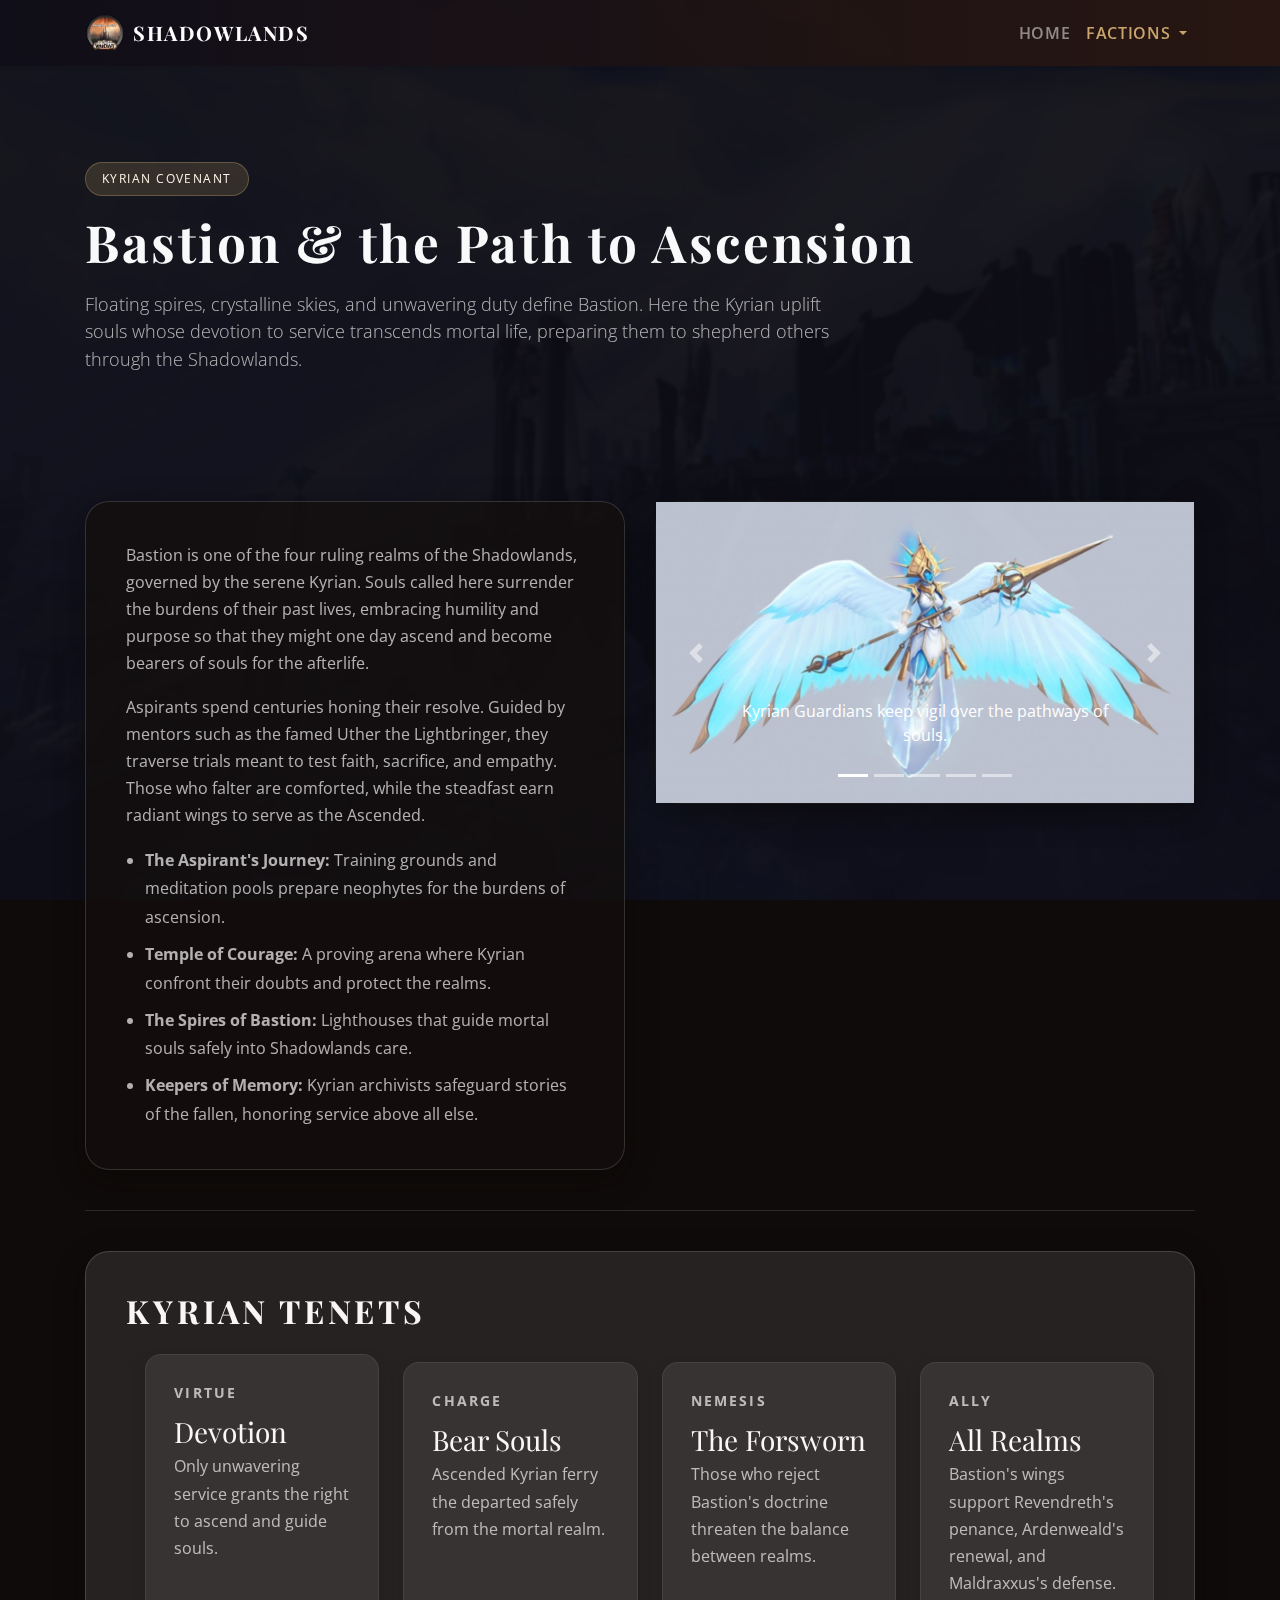
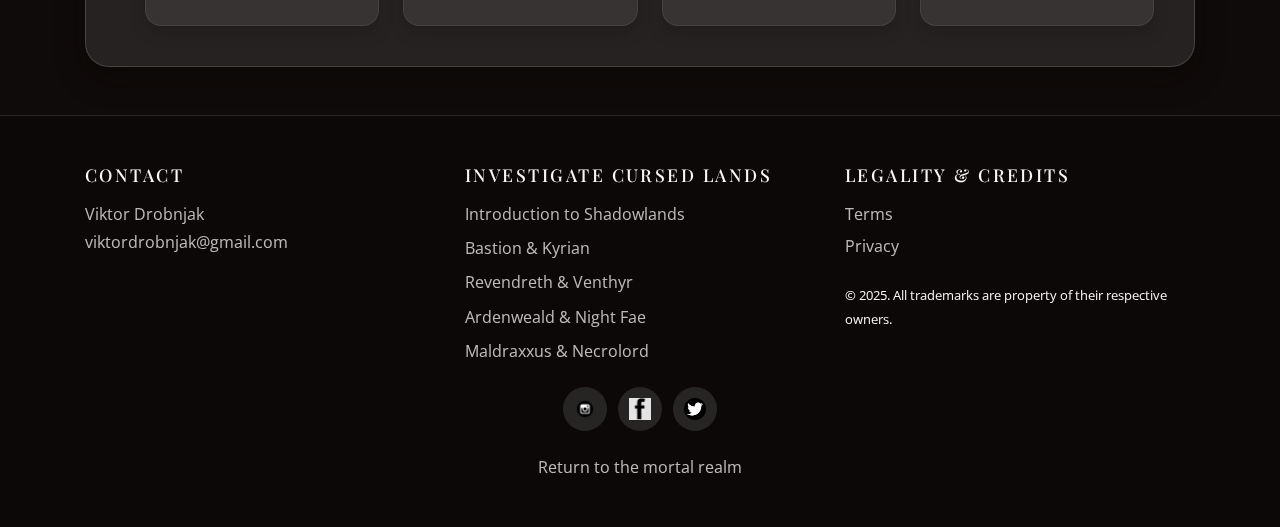
<file: Shadowlands lore/bastion.html>
<!doctype html>
<html lang="en">
  <head>
    <meta charset="utf-8">
    <meta name="viewport" content="width=device-width, initial-scale=1">
    <meta name="description" content="Meet the Kyrian of Bastion, stewards who guide worthy souls toward ascension within the Shadowlands.">
    <title>Shadowlands Lore | Bastion &amp; Kyrian</title>
    <meta property="og:type" content="article">
    <meta property="og:site_name" content="Shadowlands Lore">
    <meta property="og:title" content="Bastion &amp; Kyrian">
    <meta property="og:description" content="Meet the Kyrian of Bastion, stewards who guide worthy souls toward ascension within the Shadowlands.">
    <meta property="og:url" content="https://shadowlands-lore.netlify.app/bastion.html">
    <meta property="og:image" content="https://shadowlands-lore.netlify.app/img/bastion.jpg">
    <meta property="og:image:alt" content="Floating spires and radiant skies over Bastion.">
    <meta property="og:locale" content="en_US">
    <link rel="preconnect" href="https://fonts.googleapis.com">
    <link rel="preconnect" href="https://fonts.gstatic.com" crossorigin>
    <link href="https://fonts.googleapis.com/css2?family=Open+Sans:wght@400;600;700&family=Playfair+Display:wght@600;700&display=swap" rel="stylesheet">
    <link rel="icon" type="image/png" href="img/logo.png">
    <link rel="stylesheet" href="https://cdn.jsdelivr.net/npm/bootstrap@4.6.2/dist/css/bootstrap.min.css">
    <link rel="stylesheet" href="css/main.css">
  </head>
  <body class="page page--bastion">
    <header class="site-header">
      <nav class="navbar navbar-expand-lg navbar-dark shadow-sm">
        <div class="container">
          <a class="navbar-brand d-flex align-items-center" href="index.html">
            <img src="img/logo.png" alt="Shadowlands crest" class="navbar-logo rounded-circle mr-2">
            <span>Shadowlands</span>
          </a>
          <button class="navbar-toggler" type="button" data-toggle="collapse" data-target="#primaryNav" aria-controls="primaryNav" aria-expanded="false" aria-label="Toggle navigation">
            <span class="navbar-toggler-icon"></span>
          </button>
          <div class="collapse navbar-collapse" id="primaryNav">
            <ul class="navbar-nav ml-auto">
              <li class="nav-item">
                <a class="nav-link" href="index.html">Home</a>
              </li>
              <li class="nav-item dropdown">
                <a class="nav-link dropdown-toggle active" href="#" id="dropdownFactions" role="button" data-toggle="dropdown" aria-haspopup="true" aria-expanded="false">
                  Factions
                </a>
                <div class="dropdown-menu dropdown-menu-right" aria-labelledby="dropdownFactions">
                  <a class="dropdown-item active" href="bastion.html" aria-current="page">Bastion &amp; Kyrian</a>
                  <a class="dropdown-item" href="revendreth.html">Revendreth &amp; Venthyr</a>
                  <a class="dropdown-item" href="ardenweald.html">Ardenweald &amp; Night Fae</a>
                  <a class="dropdown-item" href="maldraxxus.html">Maldraxxus &amp; Necrolord</a>
                </div>
              </li>
            </ul>
          </div>
        </div>
      </nav>
    </header>

    <main>
      <section class="hero text-light">
        <div class="container">
          <span class="badge-faction mb-3">Kyrian Covenant</span>
          <h1>Bastion &amp; the Path to Ascension</h1>
          <p class="lead mt-3">
            Floating spires, crystalline skies, and unwavering duty define Bastion. Here the Kyrian
            uplift souls whose devotion to service transcends mortal life, preparing them to shepherd
            others through the Shadowlands.
          </p>
        </div>
      </section>

      <section class="py-5">
        <div class="container">
          <div class="row align-items-start">
            <div class="col-lg-6 mb-4 mb-lg-0">
              <article class="content-card">
                <p class="body-copy">
                  Bastion is one of the four ruling realms of the Shadowlands, governed by the serene
                  Kyrian. Souls called here surrender the burdens of their past lives, embracing
                  humility and purpose so that they might one day ascend and become bearers of souls
                  for the afterlife.
                </p>
                <p class="body-copy">
                  Aspirants spend centuries honing their resolve. Guided by mentors such as the famed
                  Uther the Lightbringer, they traverse trials meant to test faith, sacrifice, and
                  empathy. Those who falter are comforted, while the steadfast earn radiant wings to
                  serve as the Ascended.
                </p>
                <ul class="body-copy mb-0">
                  <li><strong>The Aspirant's Journey:</strong> Training grounds and meditation pools prepare neophytes for the burdens of ascension.</li>
                  <li><strong>Temple of Courage:</strong> A proving arena where Kyrian confront their doubts and protect the realms.</li>
                  <li><strong>The Spires of Bastion:</strong> Lighthouses that guide mortal souls safely into Shadowlands care.</li>
                  <li><strong>Keepers of Memory:</strong> Kyrian archivists safeguard stories of the fallen, honoring service above all else.</li>
                </ul>
              </article>
            </div>
            <div class="col-lg-6">
              <div class="backdrop-card p-0">
                <div id="bastionGallery" class="carousel slide" data-ride="carousel">
                  <ol class="carousel-indicators">
                    <li data-target="#bastionGallery" data-slide-to="0" class="active"></li>
                    <li data-target="#bastionGallery" data-slide-to="1"></li>
                    <li data-target="#bastionGallery" data-slide-to="2"></li>
                    <li data-target="#bastionGallery" data-slide-to="3"></li>
                    <li data-target="#bastionGallery" data-slide-to="4"></li>
                  </ol>
                  <div class="carousel-inner">
                    <div class="carousel-item active">
                      <img src="img/angel.jpg" class="d-block w-100" alt="Kyrian guardian angel watching over Bastion">
                      <div class="carousel-caption d-none d-md-block">
                        <p>Kyrian Guardians keep vigil over the pathways of souls.</p>
                      </div>
                    </div>
                    <div class="carousel-item">
                      <img src="img/bastion.jpg" class="d-block w-100" alt="Central plaza welcoming new souls to Bastion" loading="lazy">
                      <div class="carousel-caption d-none d-md-block">
                        <p>The central plaza welcomes every worthy spirit.</p>
                      </div>
                    </div>
                    <div class="carousel-item">
                      <img src="img/prikazB2.jpg" class="d-block w-100" alt="Kyrian keeper guiding aspirants" loading="lazy">
                      <div class="carousel-caption d-none d-md-block">
                        <p>Mentors guide aspirants through centuries of reflection.</p>
                      </div>
                    </div>
                    <div class="carousel-item">
                      <img src="img/arenaTrening.jpg" class="d-block w-100" alt="Training arena inside Bastion" loading="lazy">
                      <div class="carousel-caption d-none d-md-block">
                        <p>The Temple of Courage tempers every Kyrian soul.</p>
                      </div>
                    </div>
                    <div class="carousel-item">
                      <img src="img/sud.jpg" class="d-block w-100" alt="Kyrian council seat of judgment" loading="lazy">
                      <div class="carousel-caption d-none d-md-block">
                        <p>The council adjudicates challenges to Bastion's sacred duties.</p>
                      </div>
                    </div>
                  </div>
                  <a class="carousel-control-prev" href="#bastionGallery" role="button" data-slide="prev">
                    <span class="carousel-control-prev-icon" aria-hidden="true"></span>
                    <span class="sr-only">Previous</span>
                  </a>
                  <a class="carousel-control-next" href="#bastionGallery" role="button" data-slide="next">
                    <span class="carousel-control-next-icon" aria-hidden="true"></span>
                    <span class="sr-only">Next</span>
                  </a>
                </div>
              </div>
            </div>
          </div>

          <div class="divider"></div>

          <div class="content-card content-card--light">
            <h2 class="section-title">Kyrian Tenets</h2>
            <ul class="stats-list mb-0">
              <li>
                <strong>Virtue</strong>
                <span>Devotion</span>
                <p class="body-copy mb-0">Only unwavering service grants the right to ascend and guide souls.</p>
              </li>
              <li>
                <strong>Charge</strong>
                <span>Bear Souls</span>
                <p class="body-copy mb-0">Ascended Kyrian ferry the departed safely from the mortal realm.</p>
              </li>
              <li>
                <strong>Nemesis</strong>
                <span>The Forsworn</span>
                <p class="body-copy mb-0">Those who reject Bastion&apos;s doctrine threaten the balance between realms.</p>
              </li>
              <li>
                <strong>Ally</strong>
                <span>All Realms</span>
                <p class="body-copy mb-0">Bastion&apos;s wings support Revendreth&apos;s penance, Ardenweald&apos;s renewal, and Maldraxxus&apos;s defense.</p>
              </li>
            </ul>
          </div>
        </div>
      </section>
    </main>

    <footer class="site-footer py-5">
      <div class="container">
        <div class="row">
          <div class="col-md-4 mb-4 mb-md-0">
            <h2>Contact</h2>
            <p class="mb-1">Viktor Drobnjak</p>
            <a href="mailto:viktordrobnjak@gmail.com">viktordrobnjak@gmail.com</a>
          </div>
          <div class="col-md-4 mb-4 mb-md-0">
            <h2>Investigate Cursed Lands</h2>
            <ul class="list-unstyled mb-0">
              <li><a href="Introduction.html">Introduction to Shadowlands</a></li>
              <li><a href="bastion.html" aria-current="page">Bastion &amp; Kyrian</a></li>
              <li><a href="revendreth.html">Revendreth &amp; Venthyr</a></li>
              <li><a href="ardenweald.html">Ardenweald &amp; Night Fae</a></li>
              <li><a href="maldraxxus.html">Maldraxxus &amp; Necrolord</a></li>
            </ul>
          </div>
          <div class="col-md-4">
            <h2>Legality &amp; Credits</h2>
            <p class="mb-2"><a href="https://www.blizzard.com/legal/" target="_blank" rel="noopener">Terms</a></p>
            <p class="mb-4"><a href="https://www.blizzard.com/en-us/legal/a4380ee5-5c8d-4e3b-83b7-ea26d01a9918/" target="_blank" rel="noopener">Privacy</a></p>
            <small>© 2025. All trademarks are property of their respective owners.</small>
          </div>
        </div>
        <div class="d-flex justify-content-center align-items-center mt-4 social-links">
          <a href="https://www.instagram.com/domino_7_7/" target="_blank" rel="noopener">
            <img src="img/instagram1.png" alt="Instagram" loading="lazy">
          </a>
          <a href="https://www.facebook.com/viktordrobnjak1" target="_blank" rel="noopener">
            <img src="img/facebook2.jpg" alt="Facebook" loading="lazy">
          </a>
          <a href="https://www.twitter.com/vikimaniac" target="_blank" rel="noopener">
            <img src="img/twitter1.png" alt="X (Twitter)" loading="lazy">
          </a>
        </div>
        <div class="text-center mt-4">
          <a href="index.html">Return to the mortal realm</a>
        </div>
      </div>
    </footer>

    <script src="https://cdn.jsdelivr.net/npm/jquery@3.5.1/dist/jquery.slim.min.js"></script>
    <script src="https://cdn.jsdelivr.net/npm/bootstrap@4.6.2/dist/js/bootstrap.bundle.min.js"></script>
    <script src="js/site.js"></script>
  </body>
</html>
</file>
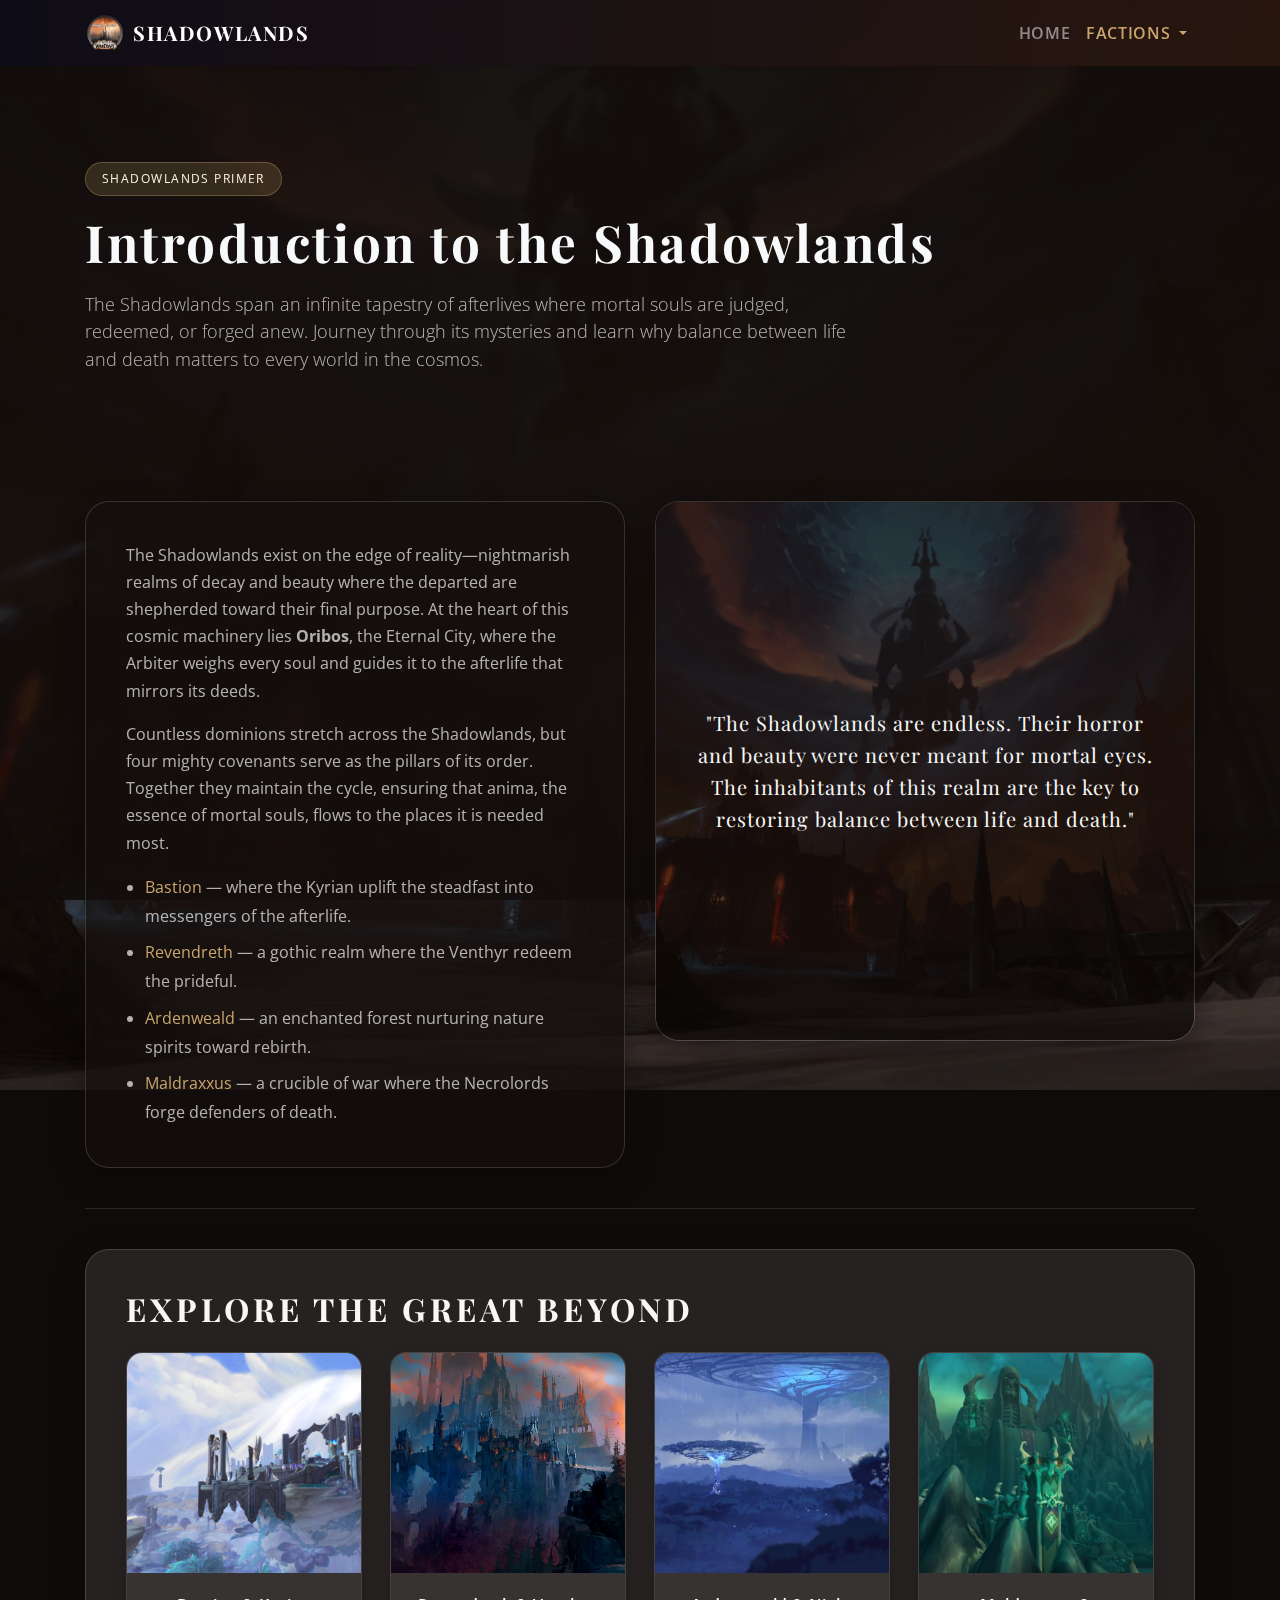
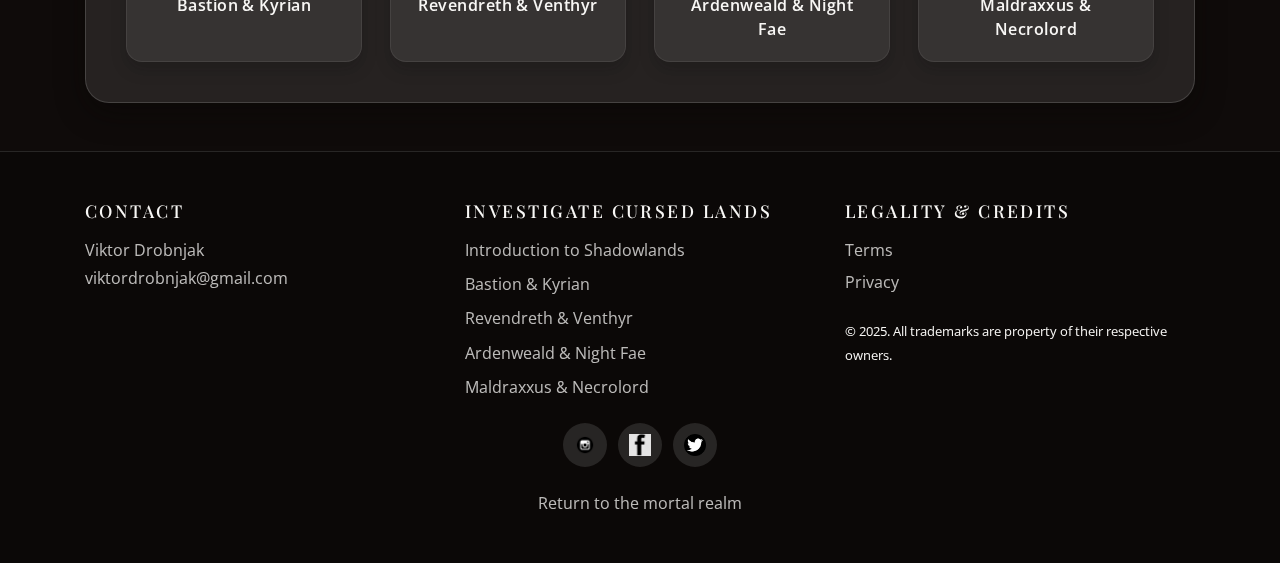
<file: Shadowlands lore/Introduction.html>
<!doctype html>
<html lang="en">
  <head>
    <meta charset="utf-8">
    <meta name="viewport" content="width=device-width, initial-scale=1">
    <meta name="description" content="Discover the origins, purpose, and key realms of the afterlife that World of Warcraft heroes know as the Shadowlands.">
    <title>Shadowlands Lore | Introduction</title>
    <meta property="og:type" content="article">
    <meta property="og:site_name" content="Shadowlands Lore">
    <meta property="og:title" content="Introduction to the Shadowlands">
    <meta property="og:description" content="Discover the origins, purpose, and key realms of the afterlife that World of Warcraft heroes know as the Shadowlands.">
    <meta property="og:url" content="https://shadowlands-lore.netlify.app/Introduction.html">
    <meta property="og:image" content="https://shadowlands-lore.netlify.app/img/shadowlands1.jpg">
    <meta property="og:image:alt" content="Shadowlands gateway surrounded by ethereal mist.">
    <meta property="og:locale" content="en_US">
    <link rel="preconnect" href="https://fonts.googleapis.com">
    <link rel="preconnect" href="https://fonts.gstatic.com" crossorigin>
    <link href="https://fonts.googleapis.com/css2?family=Open+Sans:wght@400;600;700&family=Playfair+Display:wght@600;700&display=swap" rel="stylesheet">
    <link rel="icon" type="image/png" href="img/logo.png">
    <link rel="stylesheet" href="https://cdn.jsdelivr.net/npm/bootstrap@4.6.2/dist/css/bootstrap.min.css">
    <link rel="stylesheet" href="css/main.css">
  </head>
  <body class="page page--intro">
    <header class="site-header">
      <nav class="navbar navbar-expand-lg navbar-dark shadow-sm">
        <div class="container">
          <a class="navbar-brand d-flex align-items-center" href="index.html">
            <img src="img/logo.png" alt="Shadowlands crest" class="navbar-logo rounded-circle mr-2">
            <span>Shadowlands</span>
          </a>
          <button class="navbar-toggler" type="button" data-toggle="collapse" data-target="#primaryNav" aria-controls="primaryNav" aria-expanded="false" aria-label="Toggle navigation">
            <span class="navbar-toggler-icon"></span>
          </button>
          <div class="collapse navbar-collapse" id="primaryNav">
            <ul class="navbar-nav ml-auto">
              <li class="nav-item">
                <a class="nav-link" href="index.html">Home</a>
              </li>
              <li class="nav-item dropdown">
                <a class="nav-link dropdown-toggle active" href="#" id="dropdownFactions" role="button" data-toggle="dropdown" aria-haspopup="true" aria-expanded="false">
                  Factions
                </a>
                <div class="dropdown-menu dropdown-menu-right" aria-labelledby="dropdownFactions">
                  <a class="dropdown-item" href="bastion.html">Bastion &amp; Kyrian</a>
                  <a class="dropdown-item" href="revendreth.html">Revendreth &amp; Venthyr</a>
                  <a class="dropdown-item" href="ardenweald.html">Ardenweald &amp; Night Fae</a>
                  <a class="dropdown-item" href="maldraxxus.html">Maldraxxus &amp; Necrolord</a>
                </div>
              </li>
            </ul>
          </div>
        </div>
      </nav>
    </header>

    <main>
      <section class="hero text-light">
        <div class="container">
          <span class="badge-faction mb-3">Shadowlands Primer</span>
          <h1>Introduction to the Shadowlands</h1>
          <p class="lead mt-3">
            The Shadowlands span an infinite tapestry of afterlives where mortal souls are judged,
            redeemed, or forged anew. Journey through its mysteries and learn why balance between
            life and death matters to every world in the cosmos.
          </p>
        </div>
      </section>

      <section class="py-5" id="factions">
        <div class="container">
          <div class="row align-items-start">
            <div class="col-lg-6 mb-4 mb-lg-0">
              <article class="content-card">
                <p class="body-copy">
                  The Shadowlands exist on the edge of reality—nightmarish realms of decay and beauty
                  where the departed are shepherded toward their final purpose. At the heart of this
                  cosmic machinery lies <strong>Oribos</strong>, the Eternal City, where the Arbiter
                  weighs every soul and guides it to the afterlife that mirrors its deeds.
                </p>
                <p class="body-copy">
                  Countless dominions stretch across the Shadowlands, but four mighty covenants serve
                  as the pillars of its order. Together they maintain the cycle, ensuring that anima,
                  the essence of mortal souls, flows to the places it is needed most.
                </p>
                <ul class="body-copy mb-0">
                  <li><a href="bastion.html">Bastion</a> &mdash; where the Kyrian uplift the steadfast into messengers of the afterlife.</li>
                  <li><a href="revendreth.html">Revendreth</a> &mdash; a gothic realm where the Venthyr redeem the prideful.</li>
                  <li><a href="ardenweald.html">Ardenweald</a> &mdash; an enchanted forest nurturing nature spirits toward rebirth.</li>
                  <li><a href="maldraxxus.html">Maldraxxus</a> &mdash; a crucible of war where the Necrolords forge defenders of death.</li>
                </ul>
              </article>
            </div>
            <div class="col-lg-6">
              <figure class="media-figure">
                <img src="img/shadowlands1.jpg" class="img-fluid" alt="Panoramic view of the Shadowlands">
                <figcaption>
                  <span class="lore-quote">
                    "The Shadowlands are endless. Their horror and beauty were never meant for mortal eyes.
                    The inhabitants of this realm are the key to restoring balance between life and death."
                  </span>
                </figcaption>
              </figure>
            </div>
          </div>

          <div class="divider"></div>

          <div class="content-card content-card--light">
            <h2 class="section-title">Explore the Great Beyond</h2>
            <div class="gallery-grid">
              <a class="gallery-card d-block" href="bastion.html">
                <img src="img/bastion.jpg" alt="Sky temple of Bastion" loading="lazy">
                <div class="gallery-card__body">Bastion &amp; Kyrian</div>
              </a>
              <a class="gallery-card d-block" href="revendreth.html">
                <img src="img/revendreth.jpg" alt="Castle Nathria skyline in Revendreth" loading="lazy">
                <div class="gallery-card__body">Revendreth &amp; Venthyr</div>
              </a>
              <a class="gallery-card d-block" href="ardenweald.html">
                <img src="img/ardenweal1.jpg" alt="Dreamlike grove within Ardenweald" loading="lazy">
                <div class="gallery-card__body">Ardenweald &amp; Night Fae</div>
              </a>
              <a class="gallery-card d-block" href="maldraxxus.html">
                <img src="img/mald2.jpg" alt="Necrolord bastion of Maldraxxus" loading="lazy">
                <div class="gallery-card__body">Maldraxxus &amp; Necrolord</div>
              </a>
            </div>
          </div>
        </div>
      </section>
    </main>

    <footer class="site-footer py-5">
      <div class="container">
        <div class="row">
          <div class="col-md-4 mb-4 mb-md-0">
            <h2>Contact</h2>
            <p class="mb-1">Viktor Drobnjak</p>
            <a href="mailto:viktordrobnjak@gmail.com">viktordrobnjak@gmail.com</a>
          </div>
          <div class="col-md-4 mb-4 mb-md-0">
            <h2>Investigate Cursed Lands</h2>
            <ul class="list-unstyled mb-0">
              <li><a href="Introduction.html" aria-current="page">Introduction to Shadowlands</a></li>
              <li><a href="bastion.html">Bastion &amp; Kyrian</a></li>
              <li><a href="revendreth.html">Revendreth &amp; Venthyr</a></li>
              <li><a href="ardenweald.html">Ardenweald &amp; Night Fae</a></li>
              <li><a href="maldraxxus.html">Maldraxxus &amp; Necrolord</a></li>
            </ul>
          </div>
          <div class="col-md-4">
            <h2>Legality &amp; Credits</h2>
            <p class="mb-2"><a href="https://www.blizzard.com/legal/" target="_blank" rel="noopener">Terms</a></p>
            <p class="mb-4"><a href="https://www.blizzard.com/en-us/legal/a4380ee5-5c8d-4e3b-83b7-ea26d01a9918/" target="_blank" rel="noopener">Privacy</a></p>
            <small>© 2025. All trademarks are property of their respective owners.</small>
          </div>
        </div>
        <div class="d-flex justify-content-center align-items-center mt-4 social-links">
          <a href="https://www.instagram.com/domino_7_7/" target="_blank" rel="noopener">
            <img src="img/instagram1.png" alt="Instagram" loading="lazy">
          </a>
          <a href="https://www.facebook.com/viktordrobnjak1" target="_blank" rel="noopener">
            <img src="img/facebook2.jpg" alt="Facebook" loading="lazy">
          </a>
          <a href="https://www.twitter.com/vikimaniac" target="_blank" rel="noopener">
            <img src="img/twitter1.png" alt="X (Twitter)" loading="lazy">
          </a>
        </div>
        <div class="text-center mt-4">
          <a href="index.html">Return to the mortal realm</a>
        </div>
      </div>
    </footer>

    <script src="https://cdn.jsdelivr.net/npm/jquery@3.5.1/dist/jquery.slim.min.js"></script>
    <script src="https://cdn.jsdelivr.net/npm/bootstrap@4.6.2/dist/js/bootstrap.bundle.min.js"></script>
    <script src="js/site.js"></script>
  </body>
</html>
</file>
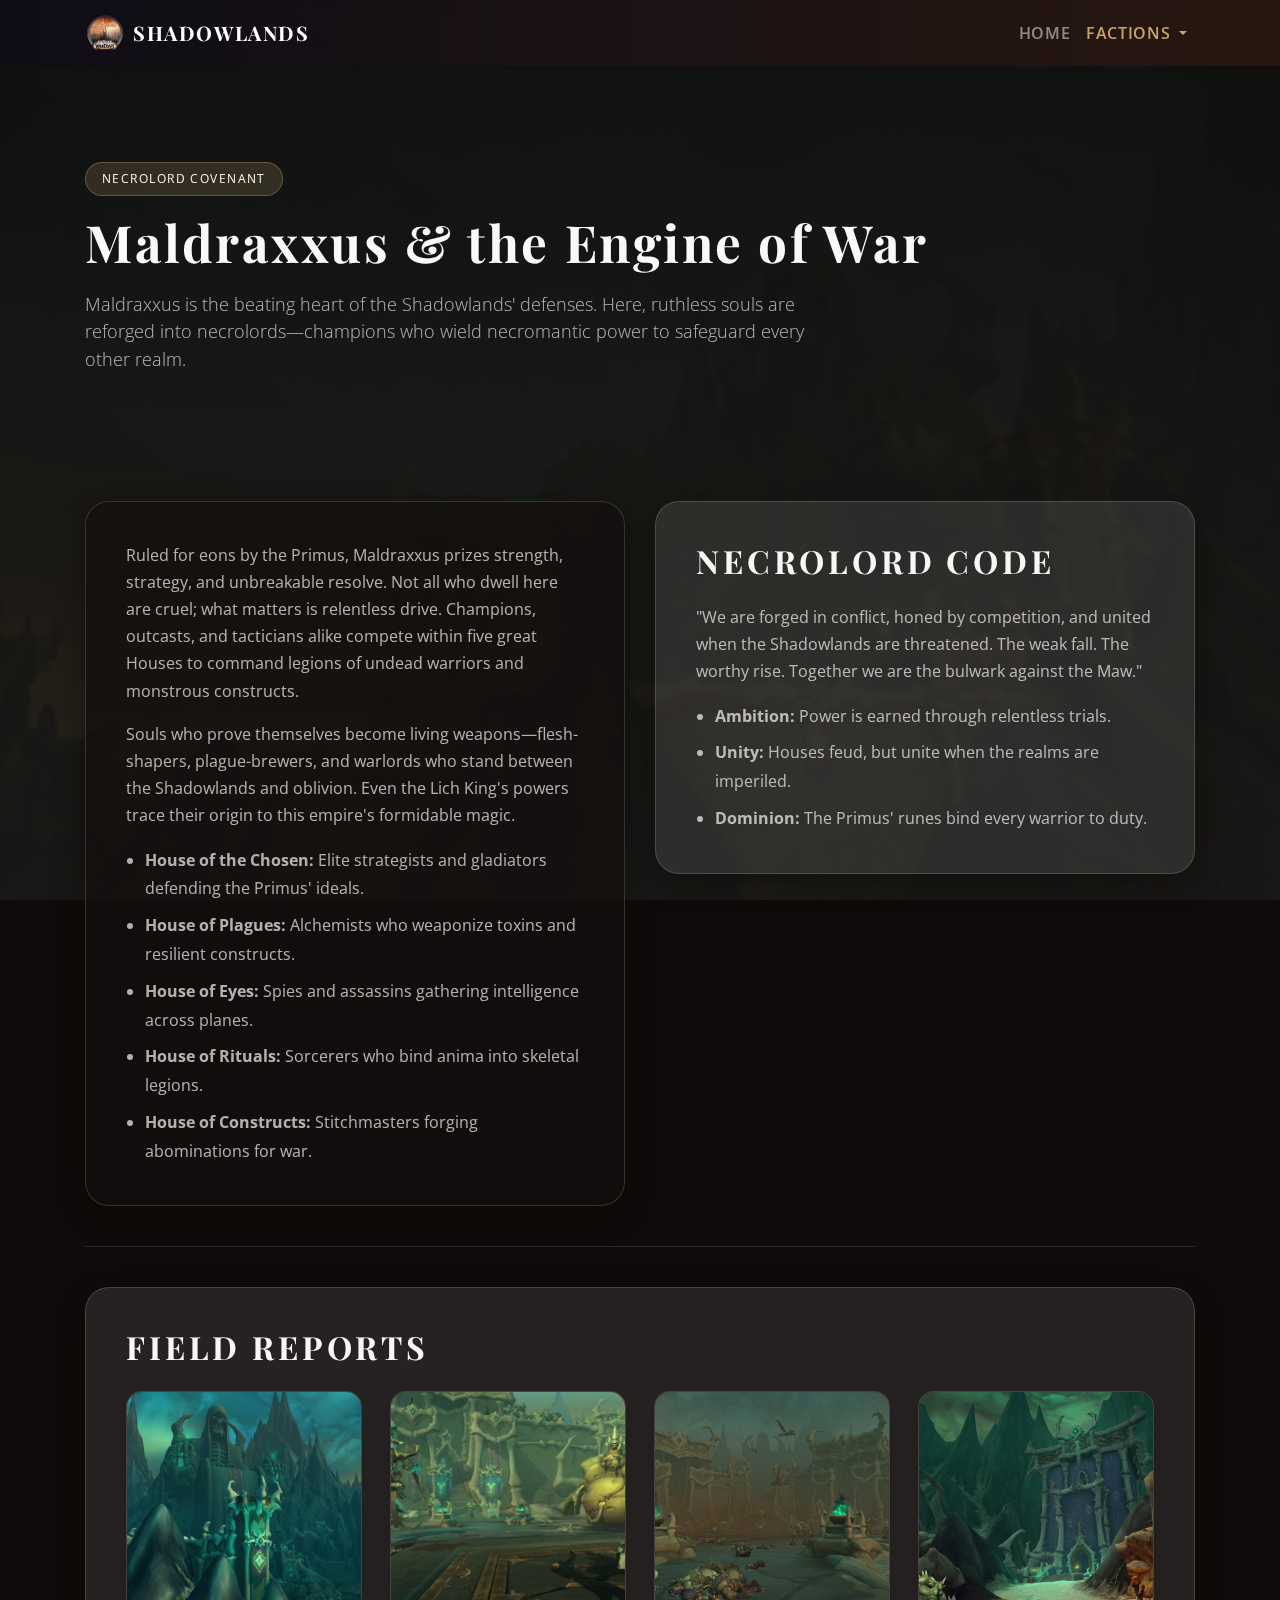
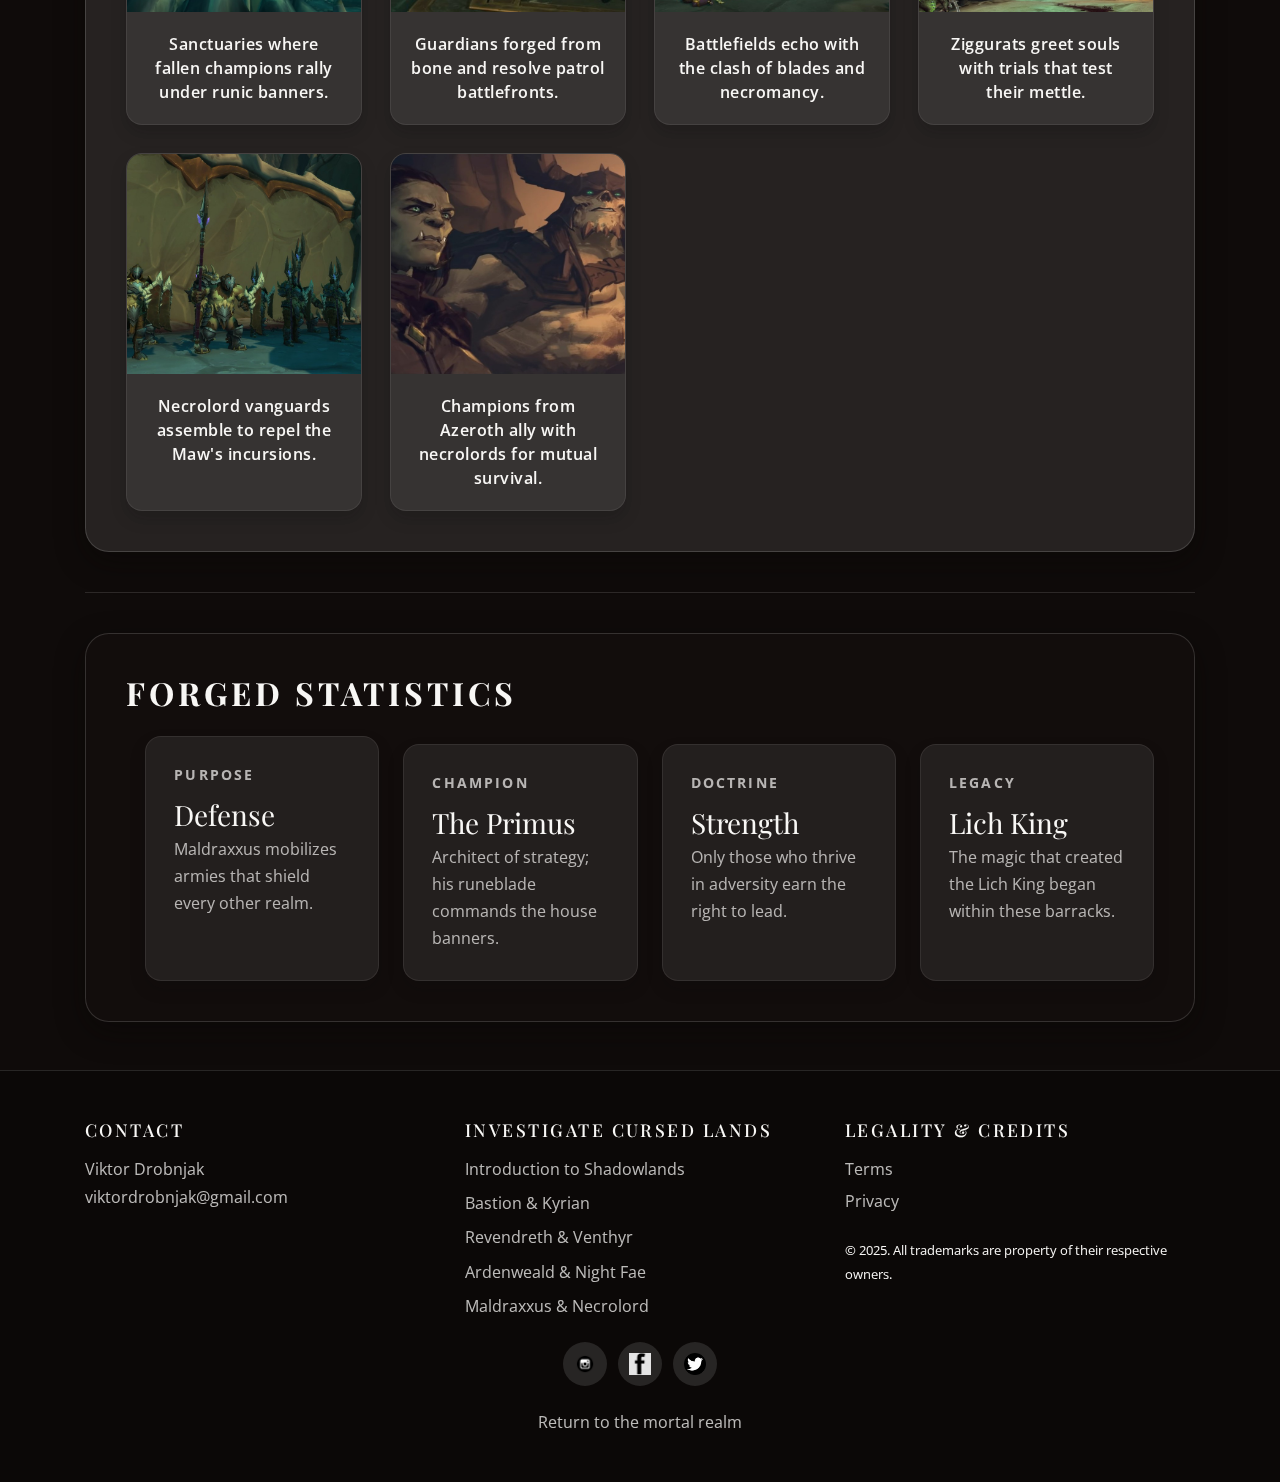
<file: Shadowlands lore/maldraxxus.html>
<!doctype html>
<html lang="en">
  <head>
    <meta charset="utf-8">
    <meta name="viewport" content="width=device-width, initial-scale=1">
    <meta name="description" content="Enter Maldraxxus, the relentless military powerhouse of the Shadowlands ruled by the Necrolord covenant.">
    <title>Shadowlands Lore | Maldraxxus &amp; Necrolord</title>
    <meta property="og:type" content="article">
    <meta property="og:site_name" content="Shadowlands Lore">
    <meta property="og:title" content="Maldraxxus &amp; Necrolord">
    <meta property="og:description" content="Enter Maldraxxus, the relentless military powerhouse of the Shadowlands ruled by the Necrolord covenant.">
    <meta property="og:url" content="https://shadowlands-lore.netlify.app/maldraxxus.html">
    <meta property="og:image" content="https://shadowlands-lore.netlify.app/img/mald2.jpg">
    <meta property="og:image:alt" content="Necrolord armies assembled within the war-scarred wastes of Maldraxxus.">
    <meta property="og:locale" content="en_US">
    <link rel="preconnect" href="https://fonts.googleapis.com">
    <link rel="preconnect" href="https://fonts.gstatic.com" crossorigin>
    <link href="https://fonts.googleapis.com/css2?family=Open+Sans:wght@400;600;700&family=Playfair+Display:wght@600;700&display=swap" rel="stylesheet">
    <link rel="icon" type="image/png" href="img/logo.png">
    <link rel="stylesheet" href="https://cdn.jsdelivr.net/npm/bootstrap@4.6.2/dist/css/bootstrap.min.css">
    <link rel="stylesheet" href="css/main.css">
  </head>
  <body class="page page--maldraxxus">
    <header class="site-header">
      <nav class="navbar navbar-expand-lg navbar-dark shadow-sm">
        <div class="container">
          <a class="navbar-brand d-flex align-items-center" href="index.html">
            <img src="img/logo.png" alt="Shadowlands crest" class="navbar-logo rounded-circle mr-2">
            <span>Shadowlands</span>
          </a>
          <button class="navbar-toggler" type="button" data-toggle="collapse" data-target="#primaryNav" aria-controls="primaryNav" aria-expanded="false" aria-label="Toggle navigation">
            <span class="navbar-toggler-icon"></span>
          </button>
          <div class="collapse navbar-collapse" id="primaryNav">
            <ul class="navbar-nav ml-auto">
              <li class="nav-item">
                <a class="nav-link" href="index.html">Home</a>
              </li>
              <li class="nav-item dropdown">
                <a class="nav-link dropdown-toggle active" href="#" id="dropdownFactions" role="button" data-toggle="dropdown" aria-haspopup="true" aria-expanded="false">
                  Factions
                </a>
                <div class="dropdown-menu dropdown-menu-right" aria-labelledby="dropdownFactions">
                  <a class="dropdown-item" href="bastion.html">Bastion &amp; Kyrian</a>
                  <a class="dropdown-item" href="revendreth.html">Revendreth &amp; Venthyr</a>
                  <a class="dropdown-item" href="ardenweald.html">Ardenweald &amp; Night Fae</a>
                  <a class="dropdown-item active" href="maldraxxus.html" aria-current="page">Maldraxxus &amp; Necrolord</a>
                </div>
              </li>
            </ul>
          </div>
        </div>
      </nav>
    </header>

    <main>
      <section class="hero text-light">
        <div class="container">
          <span class="badge-faction mb-3">Necrolord Covenant</span>
          <h1>Maldraxxus &amp; the Engine of War</h1>
          <p class="lead mt-3">
            Maldraxxus is the beating heart of the Shadowlands&apos; defenses. Here, ruthless souls are
            reforged into necrolords—champions who wield necromantic power to safeguard every other realm.
          </p>
        </div>
      </section>

      <section class="py-5">
        <div class="container">
          <div class="row align-items-start">
            <div class="col-lg-6 mb-4 mb-lg-0">
              <article class="content-card">
                <p class="body-copy">
                  Ruled for eons by the Primus, Maldraxxus prizes strength, strategy, and unbreakable
                  resolve. Not all who dwell here are cruel; what matters is relentless drive. Champions,
                  outcasts, and tacticians alike compete within five great Houses to command legions of
                  undead warriors and monstrous constructs.
                </p>
                <p class="body-copy">
                  Souls who prove themselves become living weapons—flesh-shapers, plague-brewers, and
                  warlords who stand between the Shadowlands and oblivion. Even the Lich King&apos;s powers
                  trace their origin to this empire&apos;s formidable magic.
                </p>
                <ul class="body-copy mb-0">
                  <li><strong>House of the Chosen:</strong> Elite strategists and gladiators defending the Primus&apos; ideals.</li>
                  <li><strong>House of Plagues:</strong> Alchemists who weaponize toxins and resilient constructs.</li>
                  <li><strong>House of Eyes:</strong> Spies and assassins gathering intelligence across planes.</li>
                  <li><strong>House of Rituals:</strong> Sorcerers who bind anima into skeletal legions.</li>
                  <li><strong>House of Constructs:</strong> Stitchmasters forging abominations for war.</li>
                </ul>
              </article>
            </div>
            <div class="col-lg-6">
              <div class="content-card content-card--light h-100">
                <h2 class="section-title">Necrolord Code</h2>
                <p class="body-copy">
                  "We are forged in conflict, honed by competition, and united when the Shadowlands are
                  threatened. The weak fall. The worthy rise. Together we are the bulwark against the Maw."
                </p>
                <ul class="body-copy mb-0">
                  <li><strong>Ambition:</strong> Power is earned through relentless trials.</li>
                  <li><strong>Unity:</strong> Houses feud, but unite when the realms are imperiled.</li>
                  <li><strong>Dominion:</strong> The Primus&apos; runes bind every warrior to duty.</li>
                </ul>
              </div>
            </div>
          </div>

          <div class="divider"></div>

          <div class="content-card content-card--light">
            <h2 class="section-title">Field Reports</h2>
            <div class="gallery-grid">
              <a class="gallery-card" href="img/mald2.jpg" target="_blank" rel="noopener" data-preview-src="img/mald2.jpg" data-preview-alt="Sanctuary of the Necrolords under runic banners">
                <img src="img/mald2.jpg" alt="Sanctuary of the Necrolords in Maldraxxus" loading="lazy">
                <div class="gallery-card__body">Sanctuaries where fallen champions rally under runic banners.</div>
              </a>
              <a class="gallery-card" href="img/mald3.jpg" target="_blank" rel="noopener" data-preview-src="img/mald3.jpg" data-preview-alt="Guardians stationed across Maldraxxus walls">
                <img src="img/mald3.jpg" alt="Guardians stationed in Maldraxxus" loading="lazy">
                <div class="gallery-card__body">Guardians forged from bone and resolve patrol battlefronts.</div>
              </a>
              <a class="gallery-card" href="img/mald5.jpg" target="_blank" rel="noopener" data-preview-src="img/mald5.jpg" data-preview-alt="Battle-scarred fields echoing with necromantic warfare">
                <img src="img/mald5.jpg" alt="Battle-scarred fields of Maldraxxus" loading="lazy">
                <div class="gallery-card__body">Battlefields echo with the clash of blades and necromancy.</div>
              </a>
              <a class="gallery-card" href="img/mald6.jpg" target="_blank" rel="noopener" data-preview-src="img/mald6.jpg" data-preview-alt="Ziggurat greeting newly forged Maldraxxi souls">
                <img src="img/mald6.jpg" alt="Ziggurat in Maldraxxus greeting new souls" loading="lazy">
                <div class="gallery-card__body">Ziggurats greet souls with trials that test their mettle.</div>
              </a>
              <a class="gallery-card" href="img/mald8.jpg" target="_blank" rel="noopener" data-preview-src="img/mald8.jpg" data-preview-alt="Necrolord vanguard preparing for war in Maldraxxus">
                <img src="img/mald8.jpg" alt="Maldraxxus necrolord vanguard" loading="lazy">
                <div class="gallery-card__body">Necrolord vanguards assemble to repel the Maw&apos;s incursions.</div>
              </a>
              <a class="gallery-card" href="img/mald10.jpg" target="_blank" rel="noopener" data-preview-src="img/mald10.jpg" data-preview-alt="Garrona standing with Necrolord allies">
                <img src="img/mald10.jpg" alt="Garrona alongside necrolord allies" loading="lazy">
                <div class="gallery-card__body">Champions from Azeroth ally with necrolords for mutual survival.</div>
              </a>
            </div>
          </div>

          <div class="divider"></div>

          <div class="content-card">
            <h2 class="section-title">Forged Statistics</h2>
            <ul class="stats-list mb-0">
              <li>
                <strong>Purpose</strong>
                <span>Defense</span>
                <p class="body-copy mb-0">Maldraxxus mobilizes armies that shield every other realm.</p>
              </li>
              <li>
                <strong>Champion</strong>
                <span>The Primus</span>
                <p class="body-copy mb-0">Architect of strategy; his runeblade commands the house banners.</p>
              </li>
              <li>
                <strong>Doctrine</strong>
                <span>Strength</span>
                <p class="body-copy mb-0">Only those who thrive in adversity earn the right to lead.</p>
              </li>
              <li>
                <strong>Legacy</strong>
                <span>Lich King</span>
                <p class="body-copy mb-0">The magic that created the Lich King began within these barracks.</p>
              </li>
            </ul>
          </div>
        </div>
      </section>
    </main>

    <footer class="site-footer py-5">
      <div class="container">
        <div class="row">
          <div class="col-md-4 mb-4 mb-md-0">
            <h2>Contact</h2>
            <p class="mb-1">Viktor Drobnjak</p>
            <a href="mailto:viktordrobnjak@gmail.com">viktordrobnjak@gmail.com</a>
          </div>
          <div class="col-md-4 mb-4 mb-md-0">
            <h2>Investigate Cursed Lands</h2>
            <ul class="list-unstyled mb-0">
              <li><a href="Introduction.html">Introduction to Shadowlands</a></li>
              <li><a href="bastion.html">Bastion &amp; Kyrian</a></li>
              <li><a href="revendreth.html">Revendreth &amp; Venthyr</a></li>
              <li><a href="ardenweald.html">Ardenweald &amp; Night Fae</a></li>
              <li><a href="maldraxxus.html" aria-current="page">Maldraxxus &amp; Necrolord</a></li>
            </ul>
          </div>
          <div class="col-md-4">
            <h2>Legality &amp; Credits</h2>
            <p class="mb-2"><a href="https://www.blizzard.com/legal/" target="_blank" rel="noopener">Terms</a></p>
            <p class="mb-4"><a href="https://www.blizzard.com/en-us/legal/a4380ee5-5c8d-4e3b-83b7-ea26d01a9918/" target="_blank" rel="noopener">Privacy</a></p>
            <small>© 2025. All trademarks are property of their respective owners.</small>
          </div>
        </div>
        <div class="d-flex justify-content-center align-items-center mt-4 social-links">
          <a href="https://www.instagram.com/domino_7_7/" target="_blank" rel="noopener">
            <img src="img/instagram1.png" alt="Instagram" loading="lazy">
          </a>
          <a href="https://www.facebook.com/viktordrobnjak1" target="_blank" rel="noopener">
            <img src="img/facebook2.jpg" alt="Facebook" loading="lazy">
          </a>
          <a href="https://www.twitter.com/vikimaniac" target="_blank" rel="noopener">
            <img src="img/twitter1.png" alt="X (Twitter)" loading="lazy">
          </a>
        </div>
        <div class="text-center mt-4">
          <a href="index.html">Return to the mortal realm</a>
        </div>
      </div>
    </footer>

    <script src="https://cdn.jsdelivr.net/npm/jquery@3.5.1/dist/jquery.slim.min.js"></script>
    <script src="https://cdn.jsdelivr.net/npm/bootstrap@4.6.2/dist/js/bootstrap.bundle.min.js"></script>
    <script src="js/site.js"></script>
  </body>
</html>
</file>
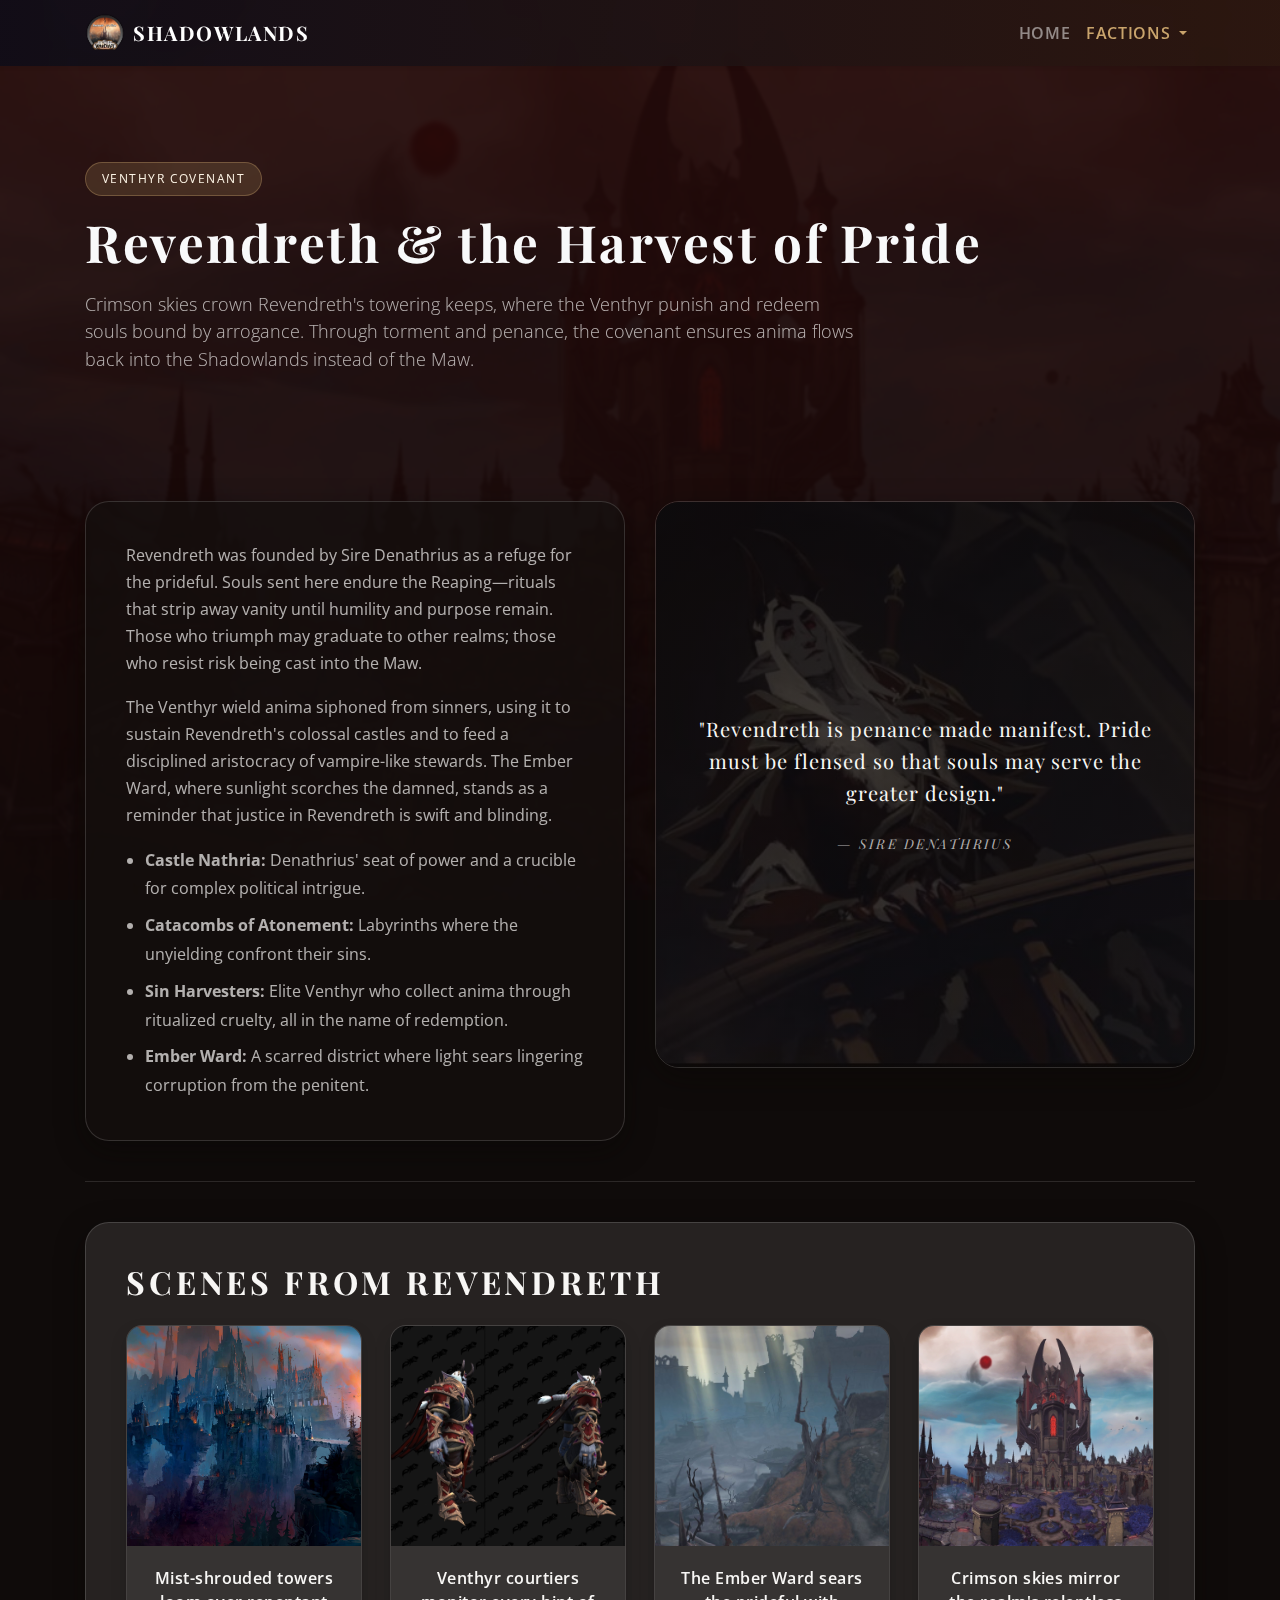
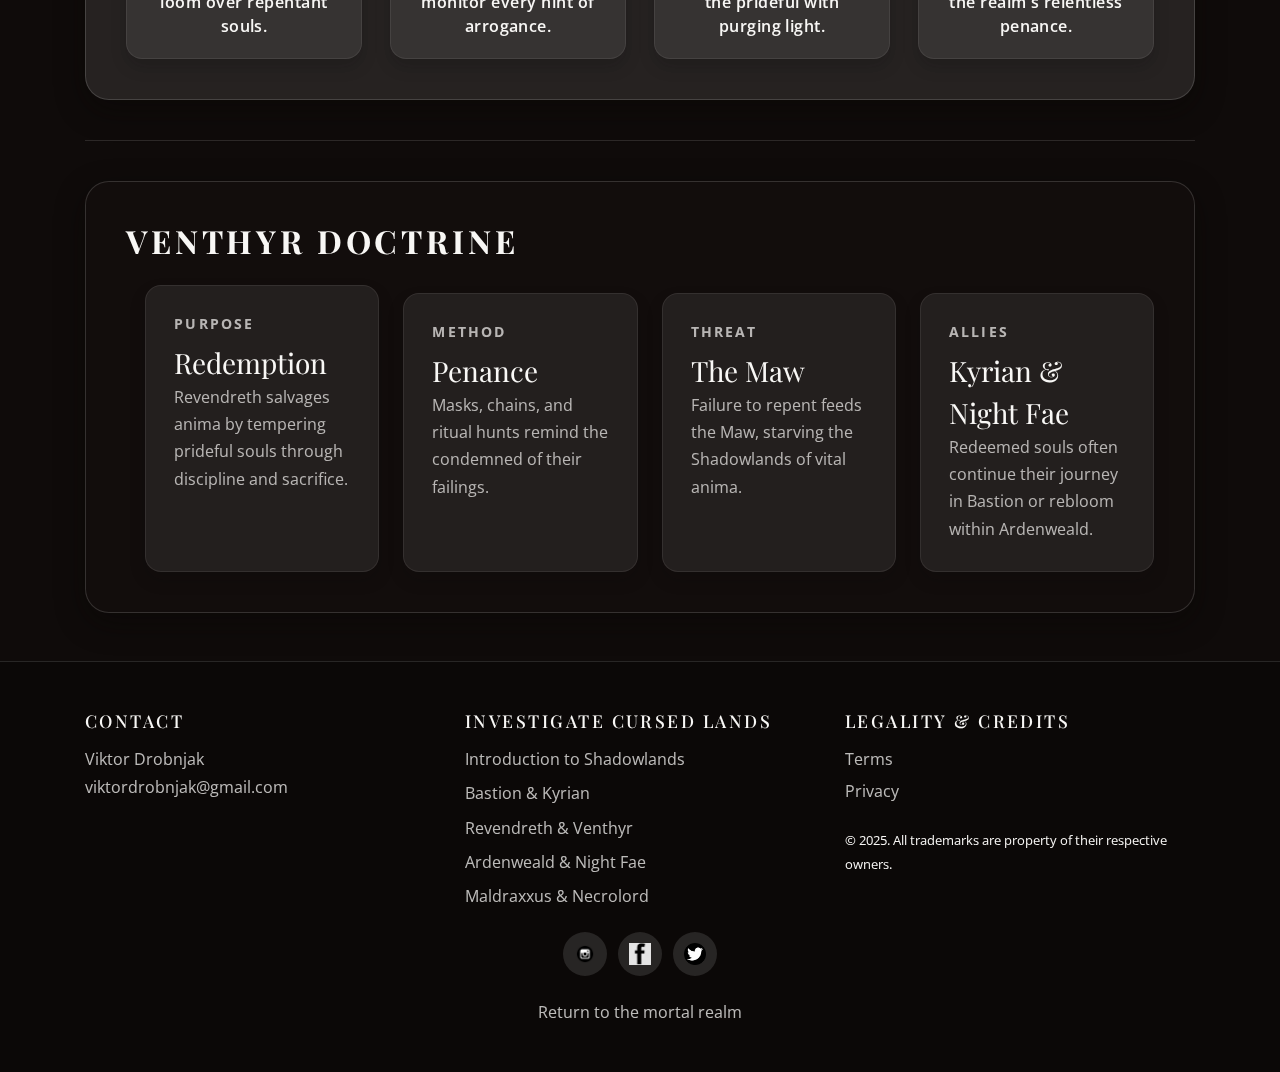
<file: Shadowlands lore/revendreth.html>
<!doctype html>
<html lang="en">
  <head>
    <meta charset="utf-8">
    <meta name="viewport" content="width=device-width, initial-scale=1">
    <meta name="description" content="Descend into Revendreth, the gothic realm where the Venthyr extract pride and redeem the penitent souls of the Shadowlands.">
    <title>Shadowlands Lore | Revendreth &amp; Venthyr</title>
    <meta property="og:type" content="article">
    <meta property="og:site_name" content="Shadowlands Lore">
    <meta property="og:title" content="Revendreth &amp; Venthyr">
    <meta property="og:description" content="Descend into Revendreth, the gothic realm where the Venthyr extract pride and redeem the penitent souls of the Shadowlands.">
    <meta property="og:url" content="https://shadowlands-lore.netlify.app/revendreth.html">
    <meta property="og:image" content="https://shadowlands-lore.netlify.app/img/revendreth.jpg">
    <meta property="og:image:alt" content="Crimson skyline over the gothic towers of Revendreth.">
    <meta property="og:locale" content="en_US">
    <link rel="preconnect" href="https://fonts.googleapis.com">
    <link rel="preconnect" href="https://fonts.gstatic.com" crossorigin>
    <link href="https://fonts.googleapis.com/css2?family=Open+Sans:wght@400;600;700&family=Playfair+Display:wght@600;700&display=swap" rel="stylesheet">
    <link rel="icon" type="image/png" href="img/logo.png">
    <link rel="stylesheet" href="https://cdn.jsdelivr.net/npm/bootstrap@4.6.2/dist/css/bootstrap.min.css">
    <link rel="stylesheet" href="css/main.css">
  </head>
  <body class="page page--revendreth">
    <header class="site-header">
      <nav class="navbar navbar-expand-lg navbar-dark shadow-sm">
        <div class="container">
          <a class="navbar-brand d-flex align-items-center" href="index.html">
            <img src="img/logo.png" alt="Shadowlands crest" class="navbar-logo rounded-circle mr-2">
            <span>Shadowlands</span>
          </a>
          <button class="navbar-toggler" type="button" data-toggle="collapse" data-target="#primaryNav" aria-controls="primaryNav" aria-expanded="false" aria-label="Toggle navigation">
            <span class="navbar-toggler-icon"></span>
          </button>
          <div class="collapse navbar-collapse" id="primaryNav">
            <ul class="navbar-nav ml-auto">
              <li class="nav-item">
                <a class="nav-link" href="index.html">Home</a>
              </li>
              <li class="nav-item dropdown">
                <a class="nav-link dropdown-toggle active" href="#" id="dropdownFactions" role="button" data-toggle="dropdown" aria-haspopup="true" aria-expanded="false">
                  Factions
                </a>
                <div class="dropdown-menu dropdown-menu-right" aria-labelledby="dropdownFactions">
                  <a class="dropdown-item" href="bastion.html">Bastion &amp; Kyrian</a>
                  <a class="dropdown-item active" href="revendreth.html" aria-current="page">Revendreth &amp; Venthyr</a>
                  <a class="dropdown-item" href="ardenweald.html">Ardenweald &amp; Night Fae</a>
                  <a class="dropdown-item" href="maldraxxus.html">Maldraxxus &amp; Necrolord</a>
                </div>
              </li>
            </ul>
          </div>
        </div>
      </nav>
    </header>

    <main>
      <section class="hero text-light">
        <div class="container">
          <span class="badge-faction mb-3">Venthyr Covenant</span>
          <h1>Revendreth &amp; the Harvest of Pride</h1>
          <p class="lead mt-3">
            Crimson skies crown Revendreth&apos;s towering keeps, where the Venthyr punish and redeem
            souls bound by arrogance. Through torment and penance, the covenant ensures anima flows
            back into the Shadowlands instead of the Maw.
          </p>
        </div>
      </section>

      <section class="py-5">
        <div class="container">
          <div class="row align-items-start">
            <div class="col-lg-6 mb-4 mb-lg-0">
              <article class="content-card">
                <p class="body-copy">
                  Revendreth was founded by Sire Denathrius as a refuge for the prideful. Souls sent
                  here endure the Reaping—rituals that strip away vanity until humility and purpose
                  remain. Those who triumph may graduate to other realms; those who resist risk being
                  cast into the Maw.
                </p>
                <p class="body-copy">
                  The Venthyr wield anima siphoned from sinners, using it to sustain Revendreth&apos;s
                  colossal castles and to feed a disciplined aristocracy of vampire-like stewards. The
                  Ember Ward, where sunlight scorches the damned, stands as a reminder that justice
                  in Revendreth is swift and blinding.
                </p>
                <ul class="body-copy mb-0">
                  <li><strong>Castle Nathria:</strong> Denathrius&apos; seat of power and a crucible for complex political intrigue.</li>
                  <li><strong>Catacombs of Atonement:</strong> Labyrinths where the unyielding confront their sins.</li>
                  <li><strong>Sin Harvesters:</strong> Elite Venthyr who collect anima through ritualized cruelty, all in the name of redemption.</li>
                  <li><strong>Ember Ward:</strong> A scarred district where light sears lingering corruption from the penitent.</li>
                </ul>
              </article>
            </div>
            <div class="col-lg-6">
              <figure class="media-figure">
                <img src="img/denatrius.jpg" class="img-fluid" alt="Sire Denathrius standing atop a balcony in Revendreth">
                <figcaption>
                  <span class="lore-quote">
                    "Revendreth is penance made manifest. Pride must be flensed so that souls may serve the greater design."
                    <cite>&mdash; Sire Denathrius</cite>
                  </span>
                </figcaption>
              </figure>
            </div>
          </div>

          <div class="divider"></div>

          <div class="content-card content-card--light">
            <h2 class="section-title">Scenes from Revendreth</h2>
            <div class="gallery-grid">
              <div class="gallery-card">
                <img src="img/revendreth.jpg" alt="A foggy panorama of Revendreth&apos;s gothic towers" loading="lazy">
                <div class="gallery-card__body">Mist-shrouded towers loom over repentant souls.</div>
              </div>
              <div class="gallery-card">
                <img src="img/models.jpg" alt="Venthyr nobles walking through Castle Nathria" loading="lazy">
                <div class="gallery-card__body">Venthyr courtiers monitor every hint of arrogance.</div>
              </div>
              <div class="gallery-card">
                <img src="img/zone.jpg" alt="The Ember Ward scorched by blinding light" loading="lazy">
                <div class="gallery-card__body">The Ember Ward sears the prideful with purging light.</div>
              </div>
              <div class="gallery-card">
                <img src="img/bloodc.jpg" alt="Blood-red skies above Revendreth&apos;s battlements" loading="lazy">
                <div class="gallery-card__body">Crimson skies mirror the realm&apos;s relentless penance.</div>
              </div>
            </div>
          </div>

          <div class="divider"></div>

          <div class="content-card">
            <h2 class="section-title">Venthyr Doctrine</h2>
            <ul class="stats-list mb-0">
              <li>
                <strong>Purpose</strong>
                <span>Redemption</span>
                <p class="body-copy mb-0">Revendreth salvages anima by tempering prideful souls through discipline and sacrifice.</p>
              </li>
              <li>
                <strong>Method</strong>
                <span>Penance</span>
                <p class="body-copy mb-0">Masks, chains, and ritual hunts remind the condemned of their failings.</p>
              </li>
              <li>
                <strong>Threat</strong>
                <span>The Maw</span>
                <p class="body-copy mb-0">Failure to repent feeds the Maw, starving the Shadowlands of vital anima.</p>
              </li>
              <li>
                <strong>Allies</strong>
                <span>Kyrian &amp; Night Fae</span>
                <p class="body-copy mb-0">Redeemed souls often continue their journey in Bastion or rebloom within Ardenweald.</p>
              </li>
            </ul>
          </div>
        </div>
      </section>
    </main>

    <footer class="site-footer py-5">
      <div class="container">
        <div class="row">
          <div class="col-md-4 mb-4 mb-md-0">
            <h2>Contact</h2>
            <p class="mb-1">Viktor Drobnjak</p>
            <a href="mailto:viktordrobnjak@gmail.com">viktordrobnjak@gmail.com</a>
          </div>
          <div class="col-md-4 mb-4 mb-md-0">
            <h2>Investigate Cursed Lands</h2>
            <ul class="list-unstyled mb-0">
              <li><a href="Introduction.html">Introduction to Shadowlands</a></li>
              <li><a href="bastion.html">Bastion &amp; Kyrian</a></li>
              <li><a href="revendreth.html" aria-current="page">Revendreth &amp; Venthyr</a></li>
              <li><a href="ardenweald.html">Ardenweald &amp; Night Fae</a></li>
              <li><a href="maldraxxus.html">Maldraxxus &amp; Necrolord</a></li>
            </ul>
          </div>
          <div class="col-md-4">
            <h2>Legality &amp; Credits</h2>
            <p class="mb-2"><a href="https://www.blizzard.com/legal/" target="_blank" rel="noopener">Terms</a></p>
            <p class="mb-4"><a href="https://www.blizzard.com/en-us/legal/a4380ee5-5c8d-4e3b-83b7-ea26d01a9918/" target="_blank" rel="noopener">Privacy</a></p>
            <small>© 2025. All trademarks are property of their respective owners.</small>
          </div>
        </div>
        <div class="d-flex justify-content-center align-items-center mt-4 social-links">
          <a href="https://www.instagram.com/domino_7_7/" target="_blank" rel="noopener">
            <img src="img/instagram1.png" alt="Instagram" loading="lazy">
          </a>
          <a href="https://www.facebook.com/viktordrobnjak1" target="_blank" rel="noopener">
            <img src="img/facebook2.jpg" alt="Facebook" loading="lazy">
          </a>
          <a href="https://www.twitter.com/vikimaniac" target="_blank" rel="noopener">
            <img src="img/twitter1.png" alt="X (Twitter)" loading="lazy">
          </a>
        </div>
        <div class="text-center mt-4">
          <a href="index.html">Return to the mortal realm</a>
        </div>
      </div>
    </footer>

    <script src="https://cdn.jsdelivr.net/npm/jquery@3.5.1/dist/jquery.slim.min.js"></script>
    <script src="https://cdn.jsdelivr.net/npm/bootstrap@4.6.2/dist/js/bootstrap.bundle.min.js"></script>
    <script src="js/site.js"></script>
  </body>
</html>
</file>
<file: Shadowlands lore/css/main.css>
:root {
  --font-heading: 'Playfair Display', serif;
  --font-body: 'Open Sans', system-ui, -apple-system, 'Segoe UI', sans-serif;
  --color-dark: #0f0b0a;
  --color-light: #f8f7f5;
  --color-muted: rgba(248, 247, 245, 0.7);
  --color-overlay: rgba(15, 11, 10, 0.6);
  --color-accent: #c9a46c;
  --color-border: rgba(255, 255, 255, 0.15);
  --radius-lg: 1.5rem;
  --shadow-soft: 0 10px 30px rgba(8, 6, 5, 0.45);
  --shadow-light: 0 8px 16px rgba(12, 9, 8, 0.2);
}

*,
*::before,
*::after {
  box-sizing: border-box;
}

html {
  scroll-behavior: smooth;
}

body {
  margin: 0;
  min-height: 100vh;
  display: flex;
  flex-direction: column;
  font-family: var(--font-body);
  color: var(--color-light);
  background-color: var(--color-dark);
  background-position: center;
  background-repeat: no-repeat;
  background-size: cover;
  background-attachment: fixed;
  position: relative;
}

body::before {
  content: '';
  position: fixed;
  inset: 0;
  background: var(--color-overlay);
  backdrop-filter: blur(1.5px);
  z-index: -1;
}

main {
  flex: 1;
}

a {
  color: inherit;
}

a:hover,
a:focus {
  color: var(--color-accent);
  text-decoration: none;
}

.site-header .navbar-brand {
  font-family: var(--font-heading);
  font-weight: 700;
  letter-spacing: 0.08em;
  text-transform: uppercase;
}

.site-header .navbar {
  backdrop-filter: blur(6px);
  background: linear-gradient(90deg, rgba(15, 13, 24, 0.9), rgba(44, 24, 16, 0.85));
}

.site-header .navbar-nav .nav-link {
  text-transform: uppercase;
  letter-spacing: 0.04em;
  font-weight: 600;
}

.site-header .navbar-nav .nav-link.active {
  color: var(--color-accent);
}

.site-header img.navbar-logo {
  width: 40px;
  height: 40px;
  margin-right: 0.75rem;
  object-fit: contain;
}

.site-header {
  position: relative;
  z-index: 2000;
}

.site-header .navbar {
  overflow: visible;
}

.site-header .dropdown-menu {
  margin-top: 0.75rem;
  min-width: 14rem;
  padding: 0.75rem 0;
  border-radius: 0.75rem;
  background: rgba(18, 11, 6, 0.96);
  border: 1px solid rgba(255, 255, 255, 0.12);
  box-shadow: 0 18px 32px rgba(8, 6, 5, 0.45);
  backdrop-filter: blur(6px);
  z-index: 2100;
}

.site-header .dropdown-menu .dropdown-item {
  color: #ffffff;
}

.hero {
  position: relative;
  padding-top: 6rem;
  padding-bottom: 4rem;
}

.hero h1,
.hero h2 {
  font-family: var(--font-heading);
  font-weight: 700;
  letter-spacing: 0.05em;
}

.hero h1 {
  font-size: clamp(2.5rem, 4vw, 3.5rem);
}

.hero p.lead {
  font-size: 1.15rem;
  color: var(--color-muted);
  max-width: 48rem;
}

.section-title {
  font-family: var(--font-heading);
  font-weight: 700;
  letter-spacing: 0.12em;
  text-transform: uppercase;
  margin-bottom: 1.5rem;
}

.content-card {
  background: rgba(20, 15, 13, 0.75);
  border-radius: var(--radius-lg);
  padding: 2.5rem;
  box-shadow: var(--shadow-soft);
  border: 1px solid var(--color-border);
}

.content-card--light {
  background: rgba(248, 247, 245, 0.1);
}

.content-card p {
  line-height: 1.7;
  color: var(--color-muted);
}

.content-card a {
  color: #fff;
  border-bottom: 1px solid transparent;
}

.content-card a:hover {
  border-bottom-color: var(--color-accent);
}

.media-figure {
  position: relative;
  border-radius: var(--radius-lg);
  overflow: hidden;
  box-shadow: var(--shadow-soft);
  border: 1px solid var(--color-border);
}

.media-figure img {
  width: 100%;
  height: auto;
  display: block;
}

.media-figure figcaption {
  position: absolute;
  inset: 0;
  display: flex;
  align-items: center;
  justify-content: center;
  text-align: center;
  padding: 2rem;
  background: linear-gradient(180deg, rgba(11, 7, 6, 0.8), rgba(11, 7, 6, 0.65));
  font-family: var(--font-heading);
  font-size: 1.05rem;
  letter-spacing: 0.04em;
}

.gallery-grid {
  display: grid;
  gap: 1.75rem;
  grid-template-columns: repeat(auto-fit, minmax(220px, 1fr));
}

.gallery-grid .gallery-card {
  background: rgba(247, 245, 242, 0.08);
  border-radius: 1rem;
  overflow: hidden;
  box-shadow: var(--shadow-light);
  border: 1px solid rgba(255, 255, 255, 0.08);
  transition: transform 0.3s ease, box-shadow 0.3s ease;
}

.gallery-grid .gallery-card:hover {
  transform: translateY(-6px);
  box-shadow: 0 18px 32px rgba(8, 6, 5, 0.4);
}

.gallery-grid .gallery-card img {
  width: 100%;
  height: 220px;
  object-fit: cover;
}

.gallery-grid .gallery-card .gallery-card__body {
  padding: 1.25rem;
  text-align: center;
  color: var(--color-light);
  font-weight: 600;
  letter-spacing: 0.03em;
}

.stats-list {
  display: grid;
  gap: 1.5rem;
  grid-template-columns: repeat(auto-fit, minmax(220px, 1fr));
  margin: 0;
  padding: 0;
  list-style: none;
}

.stats-list li {
  background: rgba(248, 247, 245, 0.08);
  border-radius: 1rem;
  padding: 1.75rem;
  text-align: left;
  box-shadow: var(--shadow-light);
  border: 1px solid rgba(255, 255, 255, 0.08);
}

.stats-list strong {
  display: block;
  font-size: 0.85rem;
  text-transform: uppercase;
  letter-spacing: 0.16em;
  margin-bottom: 0.5rem;
  color: var(--color-muted);
}

.stats-list span {
  font-size: 1.75rem;
  font-family: var(--font-heading);
  color: var(--color-light);
}

.lore-quote {
  font-family: var(--font-heading);
  font-size: 1.25rem;
  line-height: 1.6;
  color: var(--color-light);
  letter-spacing: 0.05em;
}

.lore-quote cite {
  display: block;
  margin-top: 1.5rem;
  font-size: 0.85rem;
  letter-spacing: 0.18em;
  text-transform: uppercase;
  color: var(--color-muted);
}

.btn-cta {
  padding: 0.9rem 2.5rem;
  border-radius: 999px;
  font-weight: 700;
  letter-spacing: 0.08em;
  text-transform: uppercase;
}

.btn-outline-light {
  border-width: 2px;
}

.site-footer {
  border-top: 1px solid rgba(255, 255, 255, 0.12);
  background: rgba(12, 8, 7, 0.95);
}

.site-footer h2 {
  font-family: var(--font-heading);
  font-size: 1.1rem;
  letter-spacing: 0.14em;
  text-transform: uppercase;
  margin-bottom: 1rem;
}

.site-footer p,
.site-footer a,
.site-footer li {
  color: rgba(248, 247, 245, 0.75);
}

.site-footer a:hover {
  color: #fff;
}

.social-links a {
  display: inline-flex;
  align-items: center;
  justify-content: center;
  width: 44px;
  height: 44px;
  border-radius: 50%;
  background: rgba(248, 247, 245, 0.12);
  margin: 0 0.35rem;
  transition: transform 0.3s ease, background 0.3s ease;
}

.social-links img {
  width: 22px;
  height: 22px;
  object-fit: contain;
}

.social-links a:hover {
  transform: translateY(-4px);
  background: rgba(248, 247, 245, 0.24);
}

.body-copy {
  line-height: 1.8;
  color: var(--color-muted);
}

.body-copy a {
  color: var(--color-accent);
}

.body-copy a:hover {
  color: #ffd7a2;
}

.backdrop-card {
  background: rgba(12, 9, 8, 0.75);
  border-radius: var(--radius-lg);
  box-shadow: var(--shadow-soft);
  border: 1px solid rgba(255, 255, 255, 0.05);
}

.badge-faction {
  display: inline-flex;
  align-items: center;
  gap: 0.5rem;
  padding: 0.45rem 1rem;
  border-radius: 999px;
  font-size: 0.75rem;
  letter-spacing: 0.12em;
  text-transform: uppercase;
  background: rgba(201, 164, 108, 0.18);
  border: 1px solid rgba(201, 164, 108, 0.35);
  color: #fdf5e6;
}

.list-unstyled li + li {
  margin-top: 0.65rem;
}

.page--index {
  background-image: linear-gradient(180deg, rgba(14, 11, 20, 0.7), rgba(30, 20, 18, 0.85)), url('../img/ulaz.jpg');
}

.page--intro {
  background-image: linear-gradient(180deg, rgba(18, 11, 6, 0.88), rgba(19, 12, 10, 0.7)), url('../img/shadowlands1.jpg');
}

.page--revendreth {
  background-image: linear-gradient(180deg, rgba(70, 0, 0, 0.82), rgba(20, 0, 0, 0.82)), url('../img/bloodc.jpg');
}

.page--bastion {
  background-image: linear-gradient(180deg, rgba(10, 14, 35, 0.78), rgba(13, 19, 52, 0.88)), url('../img/bastion1.jpg');
}

.page--ardenweald {
  background-image: linear-gradient(180deg, rgba(9, 15, 50, 0.78), rgba(26, 32, 84, 0.82)), url('../img/apozadina.jpg');
}

.page--maldraxxus {
  background-image: linear-gradient(180deg, rgba(12, 12, 12, 0.82), rgba(38, 38, 38, 0.85)), url('../img/mald1.jpg');
}

.cta-stack .btn {
  min-width: 220px;
  margin: 0.5rem;
}

.divider {
  height: 1px;
  background: rgba(255, 255, 255, 0.12);
  margin: 2.5rem 0;
}

.content-card ul {
  padding-left: 1.2rem;
}

.content-card ul li + li {
  margin-top: 0.5rem;
}

.gallery-card {
  position: relative;
  cursor: pointer;
  transition: transform 0.25s ease, box-shadow 0.25s ease;
}

.gallery-card:hover {
  transform: translateY(-4px);
  box-shadow: 0 18px 32px rgba(8, 6, 5, 0.45);
}

.gallery-card,
.gallery-card:hover,
.gallery-card:focus {
  text-decoration: none;
  color: inherit;
}

.dropdown-menu .dropdown-item.active,
.dropdown-menu .dropdown-item:active {
  background-color: var(--color-accent);
  color: #1a120b;
}

.dropdown-menu .dropdown-item:hover,
.dropdown-menu .dropdown-item:focus {
  background-color: rgba(18, 83, 162, 0.25);
  color: #f8f7f5;
}

.preview-popover {
  position: absolute;
  top: 0;
  left: 0;
  width: 1000px;
  max-width: 90vw;
  padding: 0.85rem;
  border-radius: 1rem;
  background: rgba(15, 11, 10, 0.95);
  border: 1px solid rgba(255, 255, 255, 0.12);
  box-shadow: var(--shadow-soft);
  backdrop-filter: blur(4px);
  visibility: hidden;
  opacity: 0;
  pointer-events: none;
  transition: opacity 0.2s ease;
  z-index: 1080;
}

.preview-popover.is-visible {
  visibility: visible;
  opacity: 1;
}

.preview-popover img {
  display: block;
  width: 100%;
  height: 600px;
  object-fit: cover;
  border-radius: 0.75rem;
}

@media (max-width: 768px) {
  .preview-popover {
    width: 90vw;
  }

  .preview-popover img {
    height: 56.25vw; /* maintain 16:9 ratio approx 1000x600 */
  }
}

@media (max-width: 991.98px) {
  .hero {
    padding-top: 5rem;
    text-align: center;
  }

  .hero p.lead {
    margin-left: auto;
    margin-right: auto;
  }

  .site-header .navbar {
    background: rgba(13, 10, 15, 0.95);
  }

  .content-card {
    padding: 2rem;
  }
}

@media (max-width: 767.98px) {
  .hero {
    padding-bottom: 3rem;
  }

  .content-card {
    padding: 1.75rem;
  }

  .media-figure figcaption {
    font-size: 0.95rem;
    padding: 1.75rem;
  }

  .gallery-grid .gallery-card img {
    height: 200px;
  }

  .cta-stack .btn {
    width: 100%;
  }
}

@media (prefers-reduced-motion: reduce) {
  * {
    transition-duration: 0.01ms !important;
    animation-duration: 0.01ms !important;
  }
}
</file>
